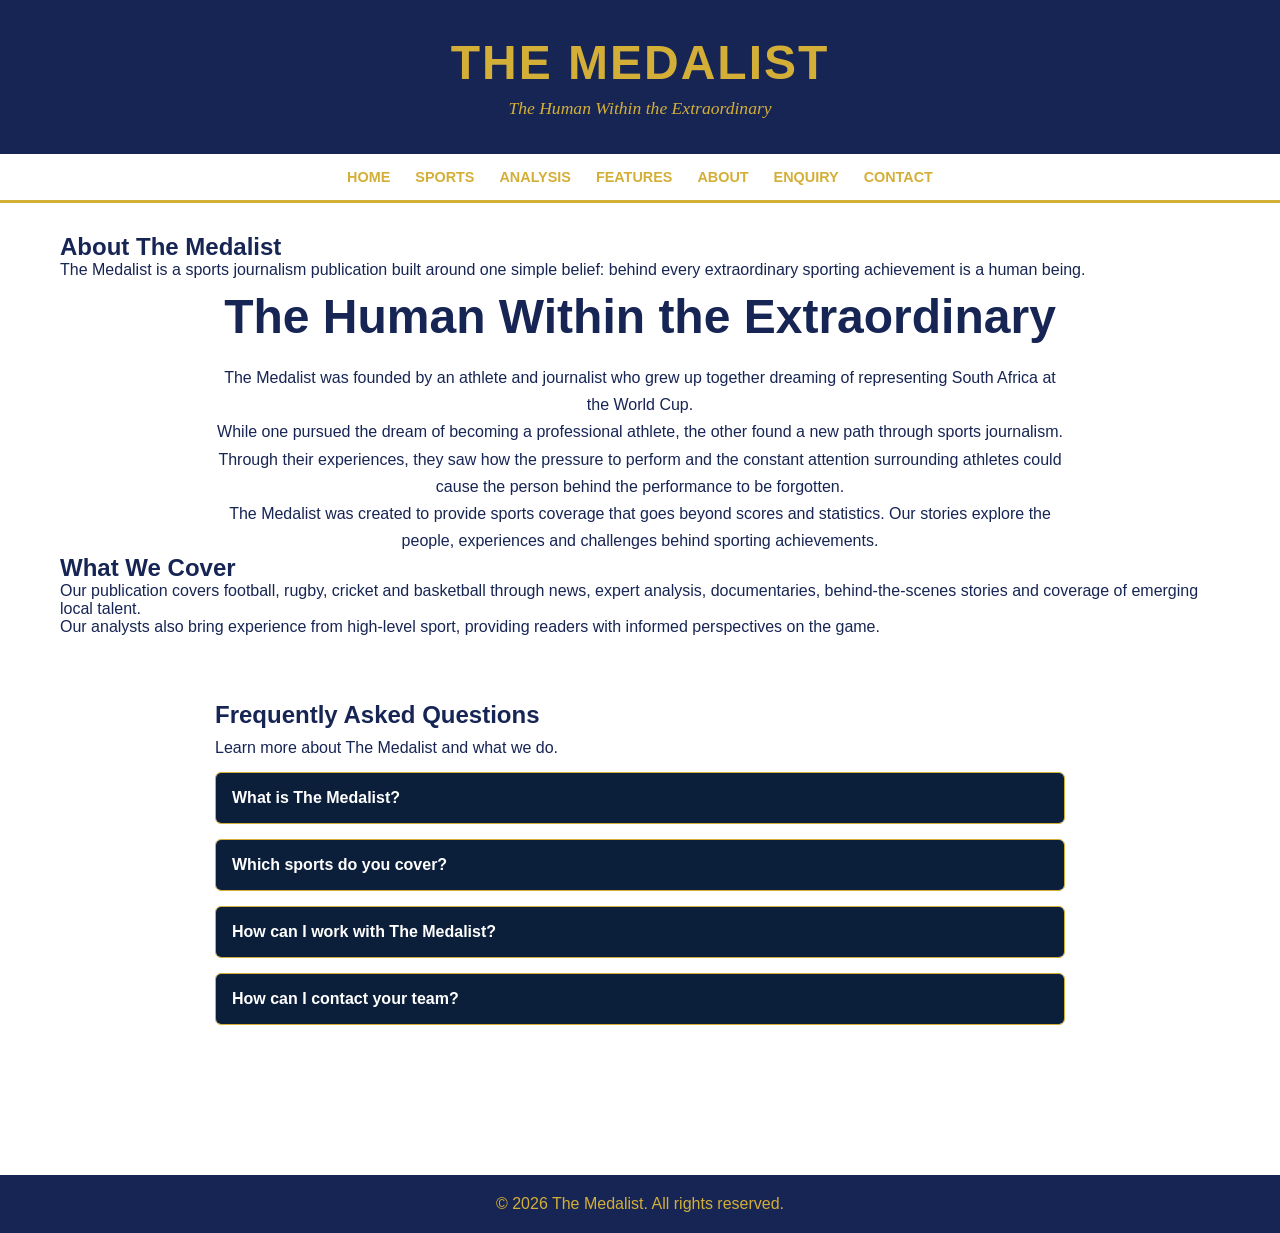
<file: about.html>
<!DOCTYPE html>
<html lang="en">
<head>
    <meta charset="UTF-8">
    <meta name="viewport" content="width=device-width, initial-scale=1.0">

    <title>About The Medalist | Our Story and Purpose</title>

    <meta name="description" content="Learn about The Medalist, a sports journalism platform exploring the people, stories, challenges and experiences behind sporting greatness.">

    <meta name="keywords" content="about The Medalist, sports journalism, athlete stories, sports media, human side of sport">

    <meta name="author" content="The Medalist">

    <meta name="robots" content="index, follow">

    <link rel="stylesheet" href="css_assets/style.css">
</head>


<body>

    <header class="site-header">

        <div class="branding">
            <h1>The Medalist</h1>
            <p>The Human Within the Extraordinary</p>
        </div>
    </header>

        <nav class="site-navigation">
            <a href="index.html">Home</a>
            <a href="sports.html">Sports</a>
            <a href="analysis.html">Analysis</a>
            <a href="features.html">Features</a>
            <a href="about.html">About</a>
            <a href="enquiry.html">Enquiry</a>
            <a href="contact.html">Contact</a>
        </nav>

    <main>

        <section class="page-intro">
            <h2>About The Medalist</h2>

            <p>
                The Medalist is a sports journalism publication built around
                one simple belief: behind every extraordinary sporting
                achievement is a human being.
            </p>
        </section>

        <section class="human-content">

            <h2>The Human Within the Extraordinary</h2>

            <p>
                The Medalist was founded by an athlete and journalist who
                grew up together dreaming of representing South Africa at
                the World Cup.
            </p>

            <p>
                While one pursued the dream of becoming a professional
                athlete, the other found a new path through sports
                journalism. Through their experiences, they saw how the
                pressure to perform and the constant attention surrounding
                athletes could cause the person behind the performance to
                be forgotten.
            </p>

            <p>
                The Medalist was created to provide sports coverage that
                goes beyond scores and statistics. Our stories explore the
                people, experiences and challenges behind sporting
                achievements.
            </p>

        </section>

        <section class="page-intro">

            <h2>What We Cover</h2>

            <p>
                Our publication covers football, rugby, cricket and
                basketball through news, expert analysis, documentaries,
                behind-the-scenes stories and coverage of emerging local
                talent.
            </p>

            <p>
                Our analysts also bring experience from high-level sport,
                providing readers with informed perspectives on the game.
            </p>

        </section>


    <!-- Frequently Asked Questions -->
    <section class="faq-section">

        <h2>Frequently Asked Questions</h2>

        <p>Learn more about The Medalist and what we do.</p>

        <div class="faq-item">
            <button class="faq-question" type="button" aria-expanded="false">
                What is The Medalist?
            </button>
            <div class="faq-answer" hidden>
                <p>
                    The Medalist is a sports journalism publication
                    that explores the people, experiences and challenges
                    behind sporting achievements.
                </p>
            </div>
        </div>

        <div class="faq-item">
            <button class="faq-question" type="button" aria-expanded="false">
                Which sports do you cover?
            </button>
            <div class="faq-answer" hidden>
                <p>
                    We cover football, rugby, cricket and basketball,
                    including local and international stories.
                </p>
            </div>
        </div>

        <div class="faq-item">
            <button class="faq-question" type="button" aria-expanded="false">
                How can I work with The Medalist?
            </button>
            <div class="faq-answer" hidden>
                <p>
                    You can visit our Enquiry page to contact us about
                    potential collaborations, sponsorships or other
                    opportunities.
                </p>
            </div>
        </div>

        <div class="faq-item">
            <button class="faq-question" type="button" aria-expanded="false">
                How can I contact your team?
            </button>
            <div class="faq-answer" hidden>
                <p>
                    Visit our Contact page to send us a general message.
                </p>
            </div>
        </div>

    </section>


    </main>

    <footer class="site-footer">
        <p>&copy; 2026 The Medalist. All rights reserved.</p>
    </footer>

    <script src="js_assets/main.js" defer></script>
</body>
</html>
</file>
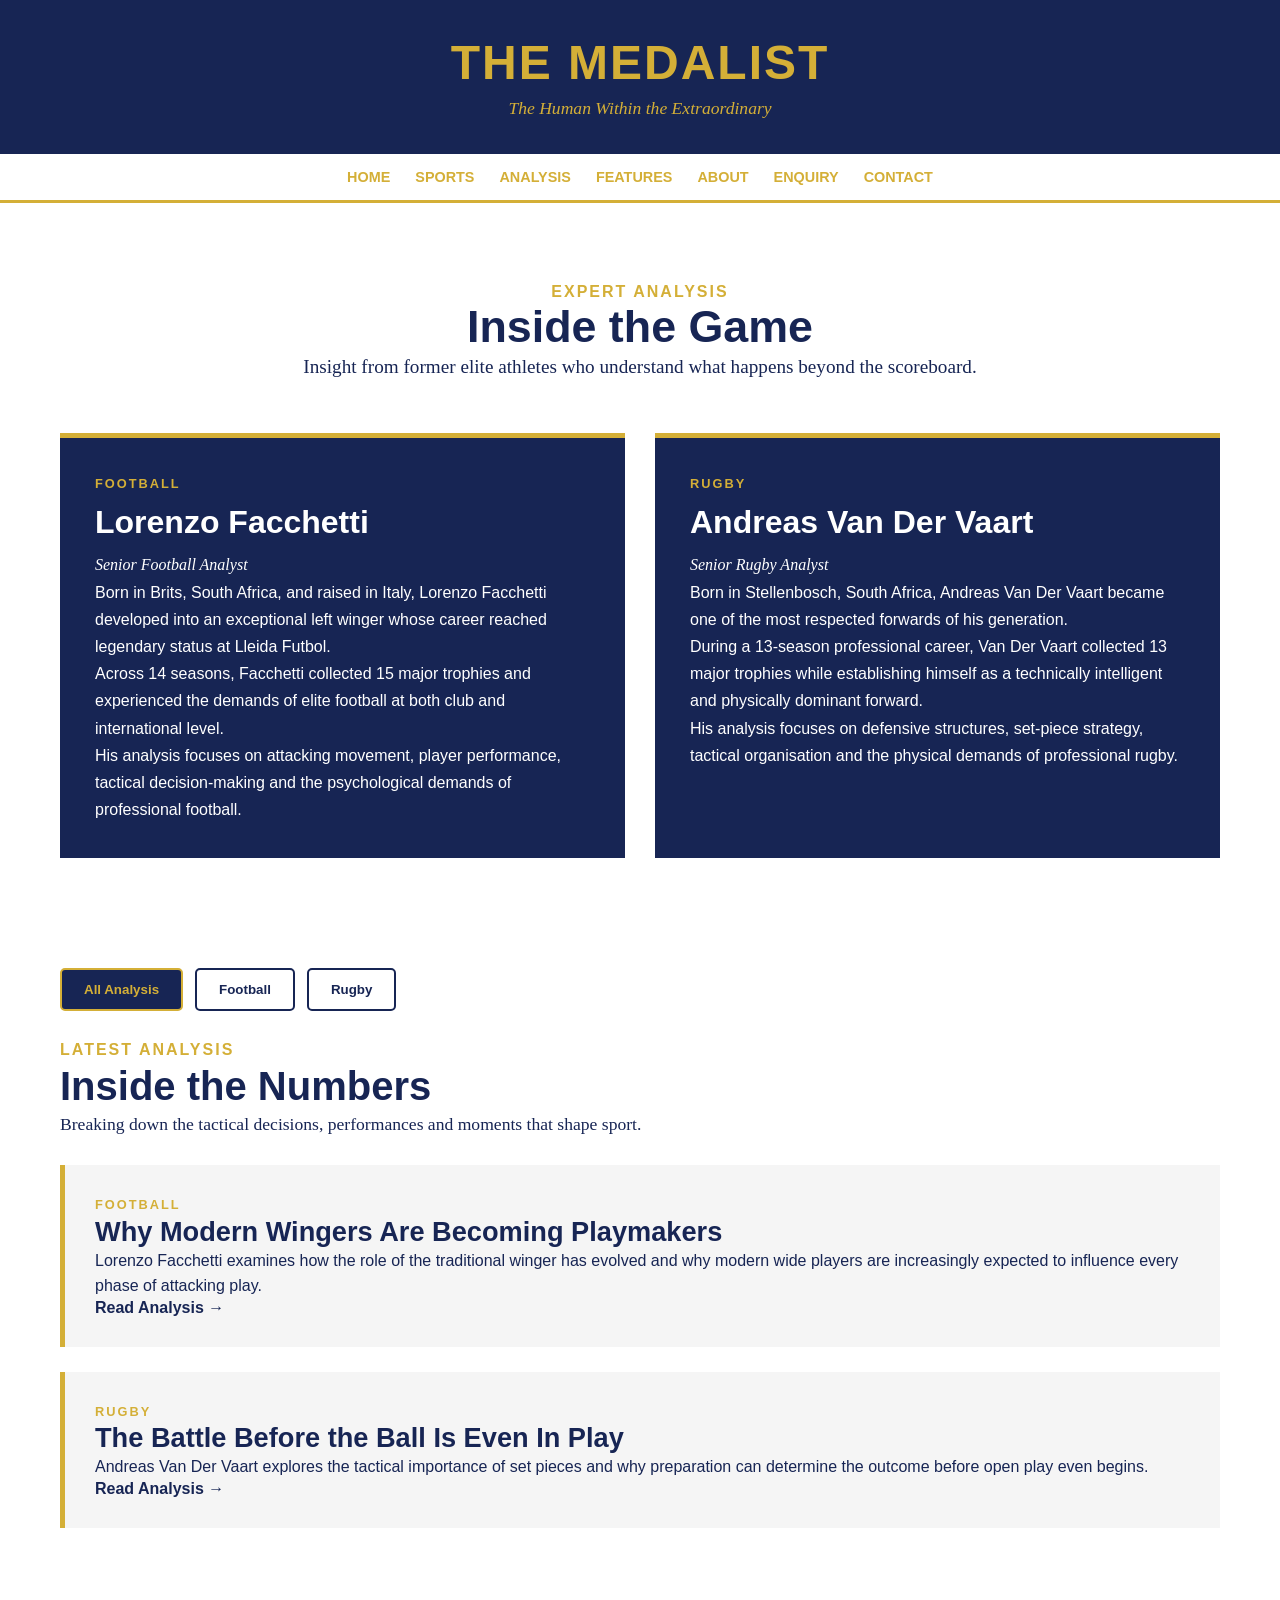
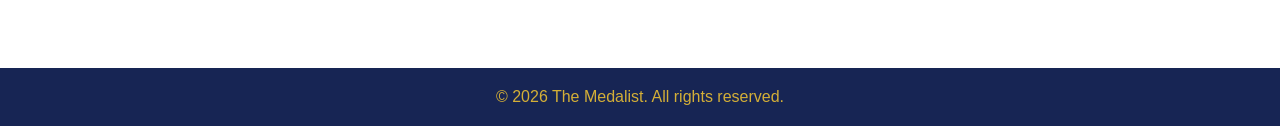
<file: analysis.html>
<!DOCTYPE html>
<html lang="en">

<head>
    <meta charset="UTF-8">
    <meta name="viewport" content="width=device-width, initial-scale=1.0">

    <title>Sports Analysis & Tactical Insights | The Medalist</title>

    <meta name="description" content="Explore expert football and rugby analysis, tactical insights, player performance and in-depth perspectives on the strategies behind sporting success.">

    <meta name="keywords" content="sports analysis, football tactics, rugby analysis, player performance, sporting strategies, The Medalist">

    <meta name="author" content="The Medalist">

    <meta name="robots" content="index, follow">

    <link rel="stylesheet" href="css_assets/style.css">
</head>



<body>

    <!-- Website branding -->
    <header class="site-header">

        <div class="branding">

            <h1>The Medalist</h1>

            <p>The Human Within the Extraordinary</p>

        </div>

    </header>


    <!-- Main navigation -->
       <!--Site nevigation-->
    <nav class="site-navigation">

        <a href="index.html">Home</a>
        <a href="sports.html">Sports</a>
        <a href="analysis.html">Analysis</a>
        <a href="features.html">Features</a>
        <a href="about.html">About</a>
        <a href="enquiry.html">Enquiry</a>
        <a href="contact.html">Contact</a>
    </nav>


    <main>

        <!-- Page introduction -->
        <section class="page-introduction">

            <p class="category">EXPERT ANALYSIS</p>

            <h2>Inside the Game</h2>

            <p>
                Insight from former elite athletes who understand
                what happens beyond the scoreboard.
            </p>

        </section>


        <!-- Analysts -->
        <section class="analysts-page">

            <article class="analyst-profile">

                <div class="analyst-content">

                    <p class="sport-label">FOOTBALL</p>

                    <h2>Lorenzo Facchetti</h2>

                    <p class="analyst-role">
                        Senior Football Analyst
                    </p>

                    <p>
                        Born in Brits, South Africa, and raised in
                        Italy, Lorenzo Facchetti developed into an
                        exceptional left winger whose career reached
                        legendary status at Lleida Futbol.
                    </p>

                    <p>
                        Across 14 seasons, Facchetti collected
                        15 major trophies and experienced the
                        demands of elite football at both club
                        and international level.
                    </p>

                    <p>
                        His analysis focuses on attacking movement,
                        player performance, tactical decision-making
                        and the psychological demands of professional
                        football.
                    </p>

                </div>

            </article>


            <article class="analyst-profile">

                <div class="analyst-content">

                    <p class="sport-label">RUGBY</p>

                    <h2>Andreas Van Der Vaart</h2>

                    <p class="analyst-role">
                        Senior Rugby Analyst
                    </p>

                    <p>
                        Born in Stellenbosch, South Africa,
                        Andreas Van Der Vaart became one of the
                        most respected forwards of his generation.
                    </p>

                    <p>
                        During a 13-season professional career,
                        Van Der Vaart collected 13 major trophies
                        while establishing himself as a technically
                        intelligent and physically dominant forward.
                    </p>

                    <p>
                        His analysis focuses on defensive structures,
                        set-piece strategy, tactical organisation
                        and the physical demands of professional
                        rugby.
                    </p>

                </div>

            </article>

        </section>


        <!-- Analysis articles -->
        <section class="analysis-articles">

        <!-- Interactive analysis filters -->

        <div class="analysis-tabs" role="group" aria-label="Filter analysis articles">

        <button class="analysis-tab active" type="button" data-filter="all" aria-pressed="true">
            All Analysis
        </button>

        <button class="analysis-tab" type="button" data-filter="football" aria-pressed="false">
            Football
        </button>

        <button class="analysis-tab" type="button" data-filter="rugby" aria-pressed="false">
            Rugby
        </button>

        </div>


            <div class="section-heading">

                <p class="category">LATEST ANALYSIS</p>

                <h2>Inside the Numbers</h2>

                <p>
                    Breaking down the tactical decisions,
                    performances and moments that shape sport.
                </p>

            </div>


           <article class="analysis-card" data-sport="football">

                <p class="sport-label">FOOTBALL</p>

                <h3>
                    Why Modern Wingers Are Becoming Playmakers
                </h3>

                <p>
                    Lorenzo Facchetti examines how the role of
                    the traditional winger has evolved and why
                    modern wide players are increasingly expected
                    to influence every phase of attacking play.
                </p>

                <a href="features.html">
                    Read Analysis →
                </a>

            </article>


            <article class="analysis-card" data-sport="rugby">

                <p class="sport-label">RUGBY</p>

                <h3>
                    The Battle Before the Ball Is Even In Play
                </h3>

                <p>
                    Andreas Van Der Vaart explores the tactical
                    importance of set pieces and why preparation
                    can determine the outcome before open play
                    even begins.
                </p>

                <a href="features.html">
                    Read Analysis →
                </a>

            </article>

        </section>

    </main>


    <footer>

        <p>
            &copy; 2026 The Medalist. All rights reserved.
        </p>

    </footer>

    <script src="js_assets/main.js" defer></script>

</body>

</html>
</file>
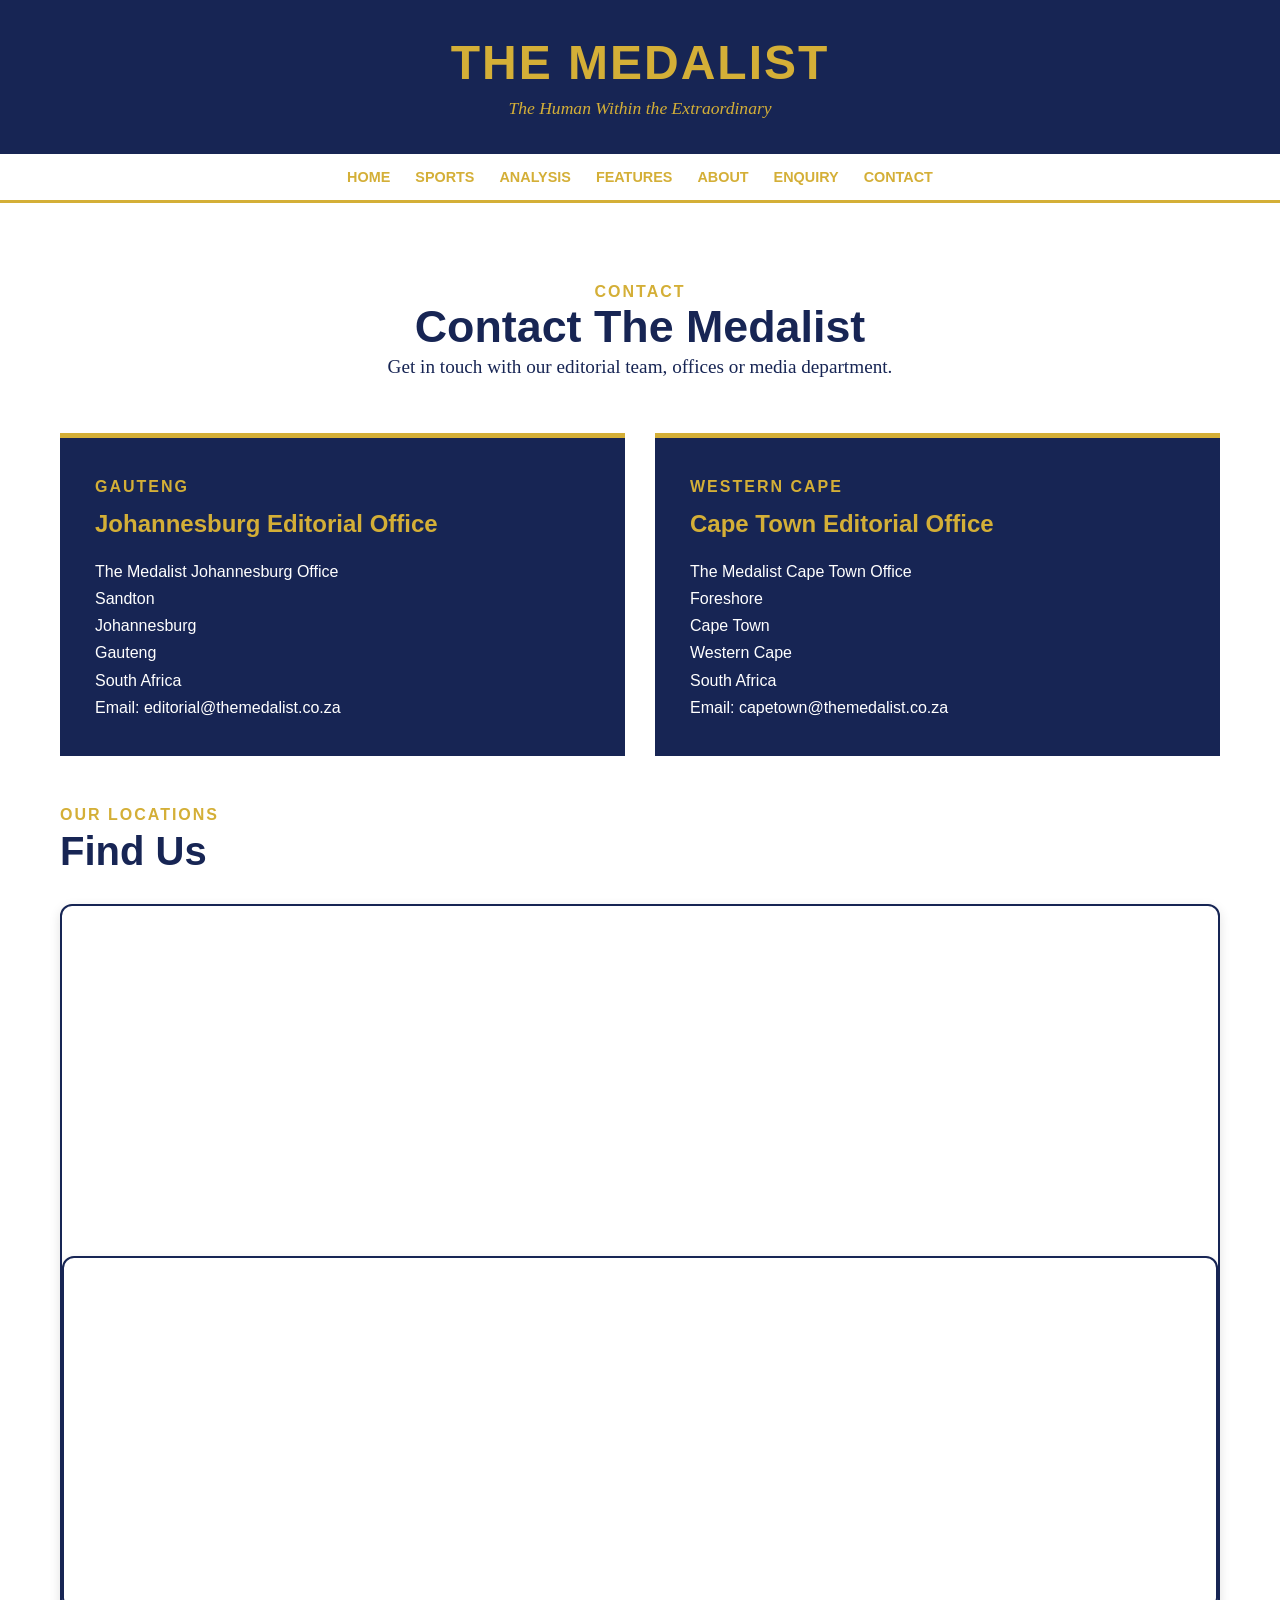
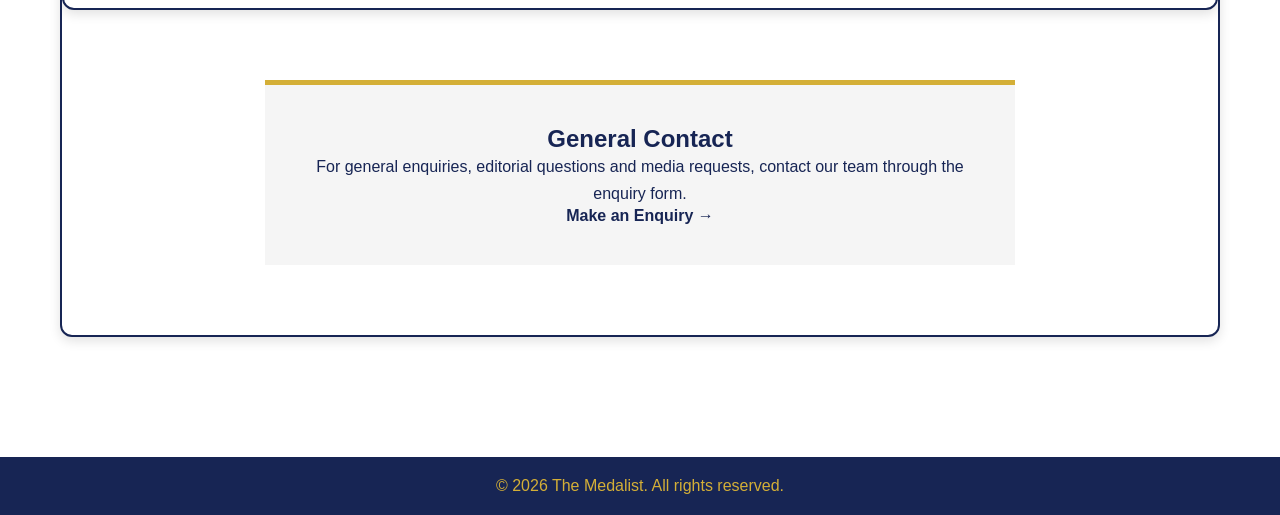
<file: contact.html>
<!DOCTYPE html>
<html lang="en">

<head>
    <meta charset="UTF-8">
    <meta name="viewport" content="width=device-width, initial-scale=1.0">

    <title>Contact The Medalist | Get in Touch</title>

    <meta name="description" content="Get in touch with The Medalist for general questions, editorial communication and information about our sports journalism platform.">

    <meta name="keywords" content="contact The Medalist, sports journalism contact, editorial enquiries, sports media, get in touch">

    <meta name="author" content="The Medalist">

    <meta name="robots" content="index, follow">

    <link rel="stylesheet" href="css_assets/style.css">
</head>



<body>

    <!-- Website branding -->
    <header class="site-header">

        <div class="branding">

            <h1>The Medalist</h1>

            <p>The Human Within the Extraordinary</p>

        </div>

    </header>


       <!--Site nevigation-->
    <nav class="site-navigation">

        <a href="index.html">Home</a>
        <a href="sports.html">Sports</a>
        <a href="analysis.html">Analysis</a>
        <a href="features.html">Features</a>
        <a href="about.html">About</a>
        <a href="enquiry.html">Enquiry</a>
        <a href="contact.html">Contact</a>
    </nav>

    <main>

        <!-- Page introduction -->
        <section class="page-introduction">

            <p class="category">CONTACT</p>

            <h2>Contact The Medalist</h2>

            <p>
                Get in touch with our editorial team, offices
                or media department.
            </p>

        </section>


        <!-- Office locations -->
        <section class="locations-section">

            <div class="location-card">

                <p class="category">GAUTENG</p>

                <h2>Johannesburg Editorial Office</h2>

                <p>
                    The Medalist Johannesburg Office
                </p>

                <p>
                    Sandton<br>
                    Johannesburg<br>
                    Gauteng<br>
                    South Africa
                </p>

                <p>
                    Email:
                    editorial@themedalist.co.za
                </p>

            </div>


            <div class="location-card">

                <p class="category">WESTERN CAPE</p>

                <h2>Cape Town Editorial Office</h2>

                <p>
                    The Medalist Cape Town Office
                </p>

                <p>
                    Foreshore<br>
                    Cape Town<br>
                    Western Cape<br>
                    South Africa
                </p>

                <p>
                    Email:
                    capetown@themedalist.co.za
                </p>

            </div>

        </section>


        <!-- Map area -->
        <section class="map-section">

            <div class="section-heading">

                <p class="category">OUR LOCATIONS</p>

                <h2>Find Us</h2>

            </div>

            <div class="map-placeholder">
        <iframe
           src="https://www.google.com/maps/embed?pb=!1m18!1m12!1m3!1d791.2117356680211!2d28.035516269544317!3d-26.207098795322775!2m3!1f0!2f0!3f0!3m2!1i1024!2i768!4f13.1!3m3!1m2!1s0x1e950ea47563d7ab%3A0x92e8bec540c2b5b!2s40%20Fox%20St%2C%20Ferreiras%20Dorp%2C%20Johannesburg%2C%202048!5e1!3m2!1sen!2sza!4v1793346296130!5m2!1sen!2sza" 
            width="600"
            height="450"
            style="border:0;"
            allowfullscreen=""
            loading="lazy"
            referrerpolicy="strict-origin-when-cross-origin">
        </iframe>

        <div class="map-placeholder">
    <iframe
        src="https://www.google.com/maps/embed?pb=!1m18!1m12!1m3!1d2662.727810044161!2d18.4726586064069!3d-33.93130835959702!2m3!1f0!2f0!3f0!3m2!1i1024!2i768!4f13.1!3m3!1m2!1s0x1dcc67a39438e7ed%3A0xe9d185700dd27535!2sAmazon%20-%20CPT14!5e1!3m2!1sen!2sza!4v1793278164386!5m2!1sen!2sza"
        width="600"
        height="450"
        style="border:0;"
        allowfullscreen=""
        loading="lazy"
        referrerpolicy="strict-origin-when-cross-origin">
    </iframe>
</div>


        <!-- General contact information -->
        <section class="contact-information">

            <h2>General Contact</h2>

            <p>
                For general enquiries, editorial questions and
                media requests, contact our team through the
                enquiry form.
            </p>

            <a href="enquiry.html">
                Make an Enquiry →
            </a>

        </section>

    </main>


    <footer>

        <p>
            &copy; 2026 The Medalist. All rights reserved.
        </p>

    </footer>

</body>

</html>
</file>
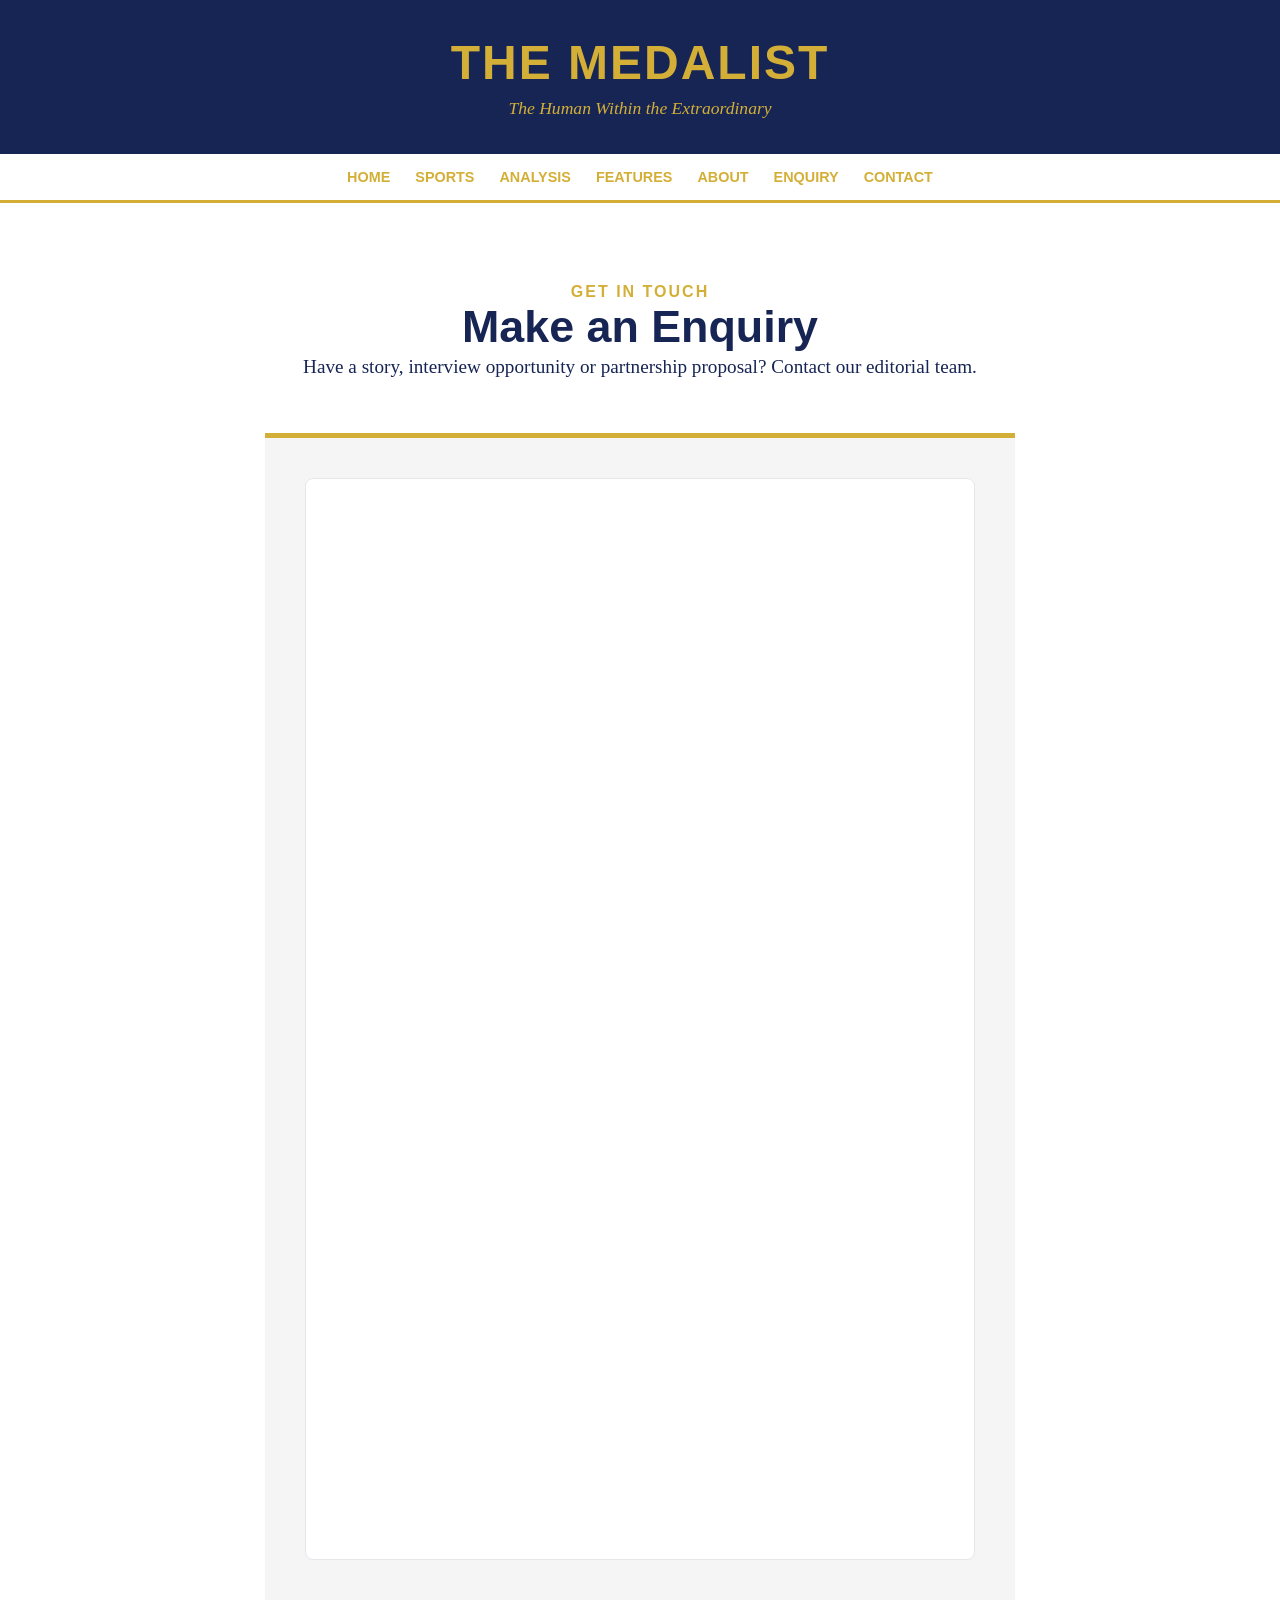
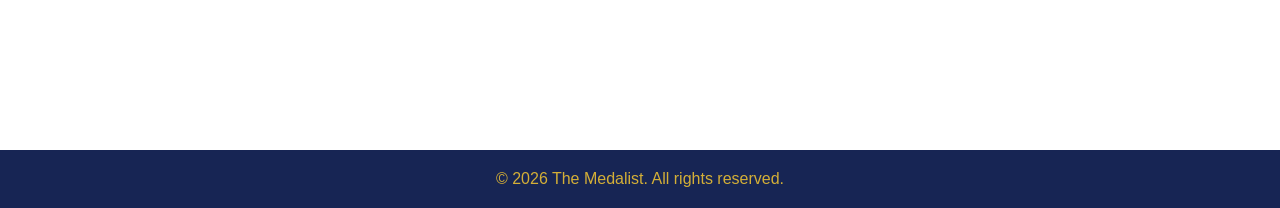
<file: enquiry.html>
<!DOCTYPE html>
<html lang="en">

<head>
    <meta charset="UTF-8">
    <meta name="viewport" content="width=device-width, initial-scale=1.0">

    <title>Make an Enquiry | Contact The Medalist</title>

    <meta name="description" content="Contact The Medalist with sports story ideas, interview requests, athlete feature suggestions, media enquiries and partnership proposals.">

    <meta name="keywords" content="contact The Medalist, sports enquiries, interview requests, athlete features, media enquiries, sports partnerships">

    <meta name="author" content="The Medalist">

    <meta name="robots" content="index, follow">

    <link rel="stylesheet" href="css_assets/style.css">
</head>


<body>

    <header class="site-header">

        <div class="branding">

            <h1>The Medalist</h1>

            <p>The Human Within the Extraordinary</p>

        </div>

    </header>


       <!--Site nevigation-->
    <nav class="site-navigation">

        <a href="index.html">Home</a>
        <a href="sports.html">Sports</a>
        <a href="analysis.html">Analysis</a>
        <a href="features.html">Features</a>
        <a href="about.html">About</a>
        <a href="enquiry.html">Enquiry</a>
        <a href="contact.html">Contact</a>
    </nav>


    <main>

        <section class="page-introduction">

            <p class="category">GET IN TOUCH</p>

            <h2>Make an Enquiry</h2>

            <p>
                Have a story, interview opportunity or partnership
                proposal? Contact our editorial team.
            </p>

        </section>


<section class="enquiry-section">

    <div class="google-form-container">

        <iframe
            src="https://docs.google.com/forms/d/e/1FAIpQLScJ8Ya9pcenKxKEU5lO9INWnnYVvMm8o0BGa7aX1psROtxJVA/viewform?embedded=true"
            title="The Medalist Enquiry Form"
            width="100%"
            height="1040"
            frameborder="0"
            marginheight="0"
            marginwidth="0"
            loading="lazy">
            Loading…
        </iframe>

    </div>

</section>



    </main>


    <footer>

        <p>
            &copy; 2026 The Medalist. All rights reserved.
        </p>

    </footer>

</body>

</html>
</file>
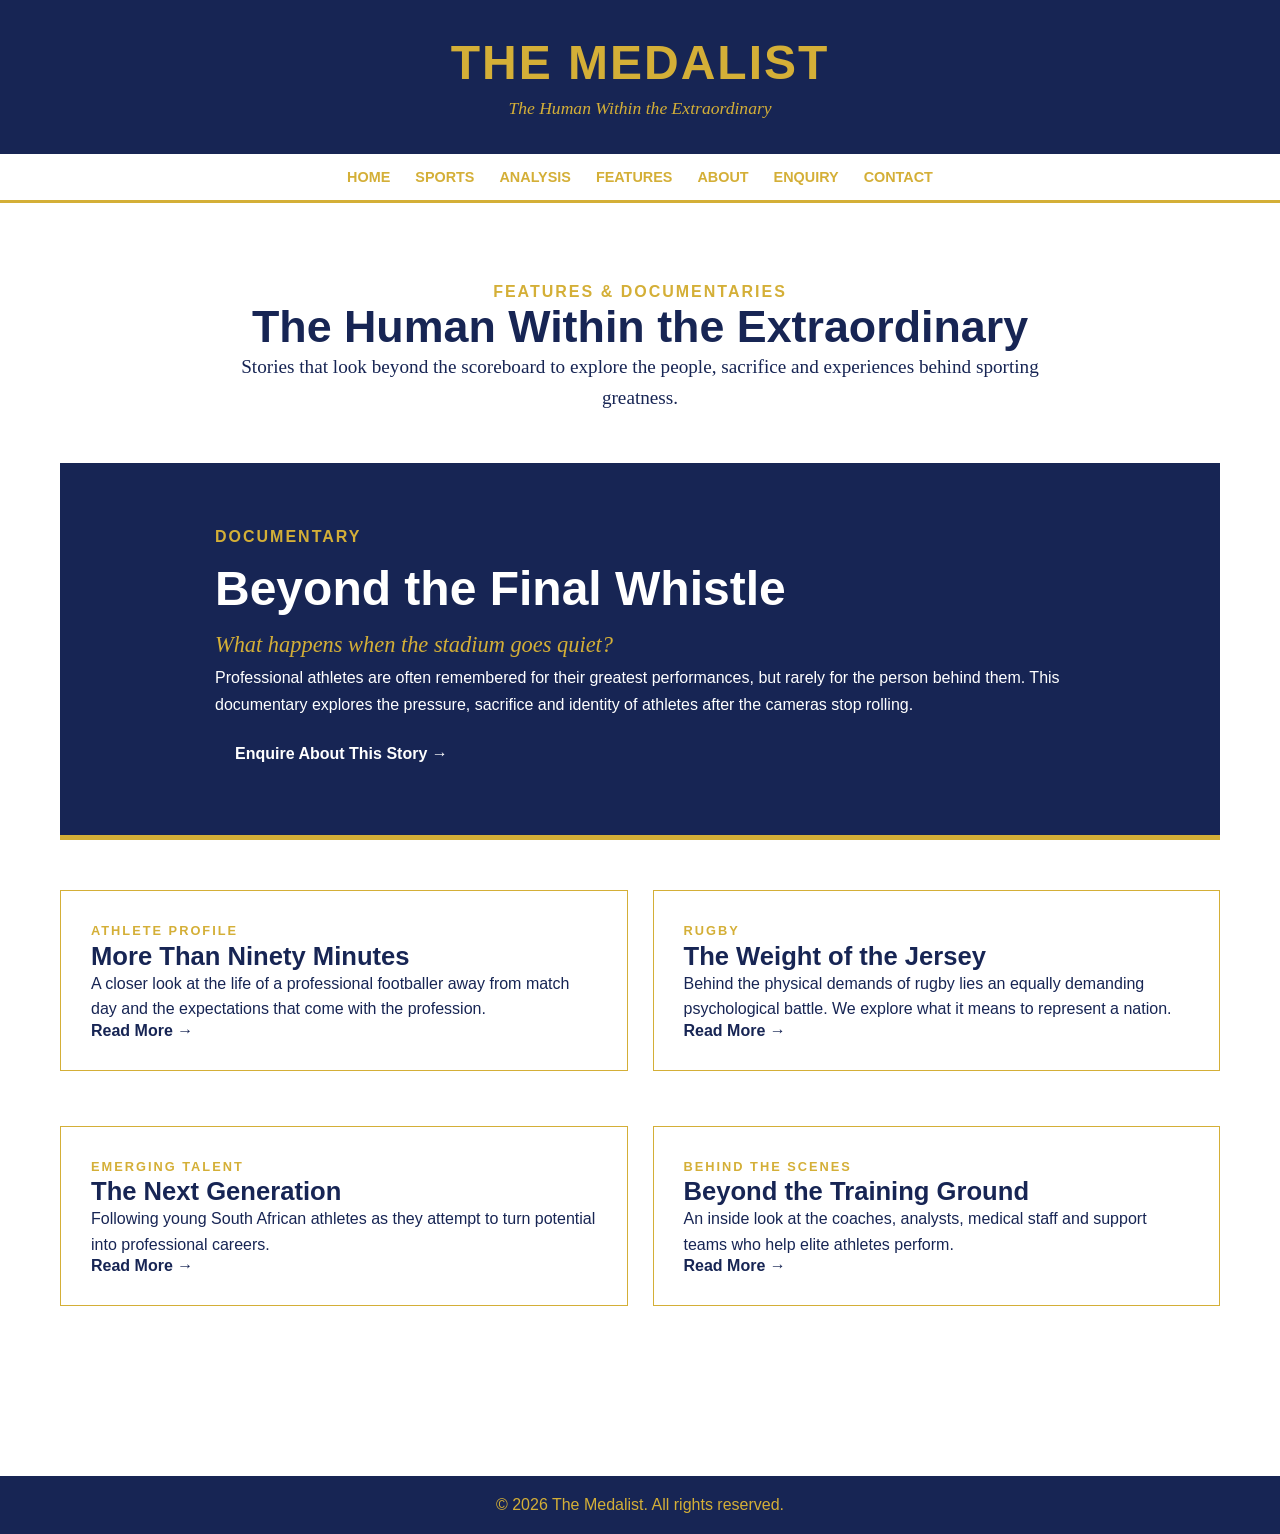
<file: features.html>
<!DOCTYPE html>
<html lang="en">


<head>
    <meta charset="UTF-8">
    <meta name="viewport" content="width=device-width, initial-scale=1.0">

    <title>Sports Features & Athlete Stories | The Medalist</title>

    <meta name="description" content="Discover in-depth sports features exploring athletes' lives, personal journeys, challenges, sacrifices and the human stories behind sporting greatness.">

    <meta name="keywords" content="sports features, athlete stories, sports documentaries, athlete journeys, human side of sport, The Medalist">

    <meta name="author" content="The Medalist">

    <meta name="robots" content="index, follow">

    <link rel="stylesheet" href="css_assets/style.css">
</head>




<body>

    <!-- Website branding -->
    <header class="site-header">

        <div class="branding">

            <h1>The Medalist</h1>

            <p>The Human Within the Extraordinary</p>

        </div>

    </header>


       <!--Site nevigation-->
    <nav class="site-navigation">

        <a href="index.html">Home</a>
        <a href="sports.html">Sports</a>
        <a href="analysis.html">Analysis</a>
        <a href="features.html">Features</a>
        <a href="about.html">About</a>
        <a href="enquiry.html">Enquiry</a>
        <a href="contact.html">Contact</a>
    </nav>


    <main>

        <!-- Page introduction -->
        <section class="page-introduction">

            <p class="category">FEATURES & DOCUMENTARIES</p>

            <h2>The Human Within the Extraordinary</h2>

            <p>
                Stories that look beyond the scoreboard to
                explore the people, sacrifice and experiences
                behind sporting greatness.
            </p>

        </section>


        <!-- Featured documentary -->
        <section class="feature-story">

            <div class="feature-story-content">

                <p class="category">DOCUMENTARY</p>

                <h2>
                    Beyond the Final Whistle
                </h2>

                <p class="feature-subtitle">
                    What happens when the stadium goes quiet?
                </p>

                <p>
                    Professional athletes are often remembered
                    for their greatest performances, but rarely
                    for the person behind them. This documentary
                    explores the pressure, sacrifice and identity
                    of athletes after the cameras stop rolling.
                </p>

                <a href="enquiry.html" class="read-more">
                    Enquire About This Story →
                </a>

            </div>

        </section>


        <!-- Feature stories -->
        <section class="feature-grid">

            <article class="feature-card">

                <p class="sport-label">ATHLETE PROFILE</p>

                <h3>
                    More Than Ninety Minutes
                </h3>

                <p>
                    A closer look at the life of a professional
                    footballer away from match day and the
                    expectations that come with the profession.
                </p>

                <a href="enquiry.html">
                    Read More →
                </a>

            </article>


            <article class="feature-card">

                <p class="sport-label">RUGBY</p>

                <h3>
                    The Weight of the Jersey
                </h3>

                <p>
                    Behind the physical demands of rugby lies
                    an equally demanding psychological battle.
                    We explore what it means to represent a nation.
                </p>

                <a href="enquiry.html">
                    Read More →
                </a>

            </article>


            <article class="feature-card">

                <p class="sport-label">EMERGING TALENT</p>

                <h3>
                    The Next Generation
                </h3>

                <p>
                    Following young South African athletes as
                    they attempt to turn potential into professional
                    careers.
                </p>

                <a href="enquiry.html">
                    Read More →
                </a>

            </article>


            <article class="feature-card">

                <p class="sport-label">BEHIND THE SCENES</p>

                <h3>
                    Beyond the Training Ground
                </h3>

                <p>
                    An inside look at the coaches, analysts,
                    medical staff and support teams who help
                    elite athletes perform.
                </p>

                <a href="enquiry.html">
                    Read More →
                </a>

            </article>

        </section>

    </main>


    <footer>

        <p>
            &copy; 2026 The Medalist. All rights reserved.
        </p>

    </footer>

</body>

</html>
</file>
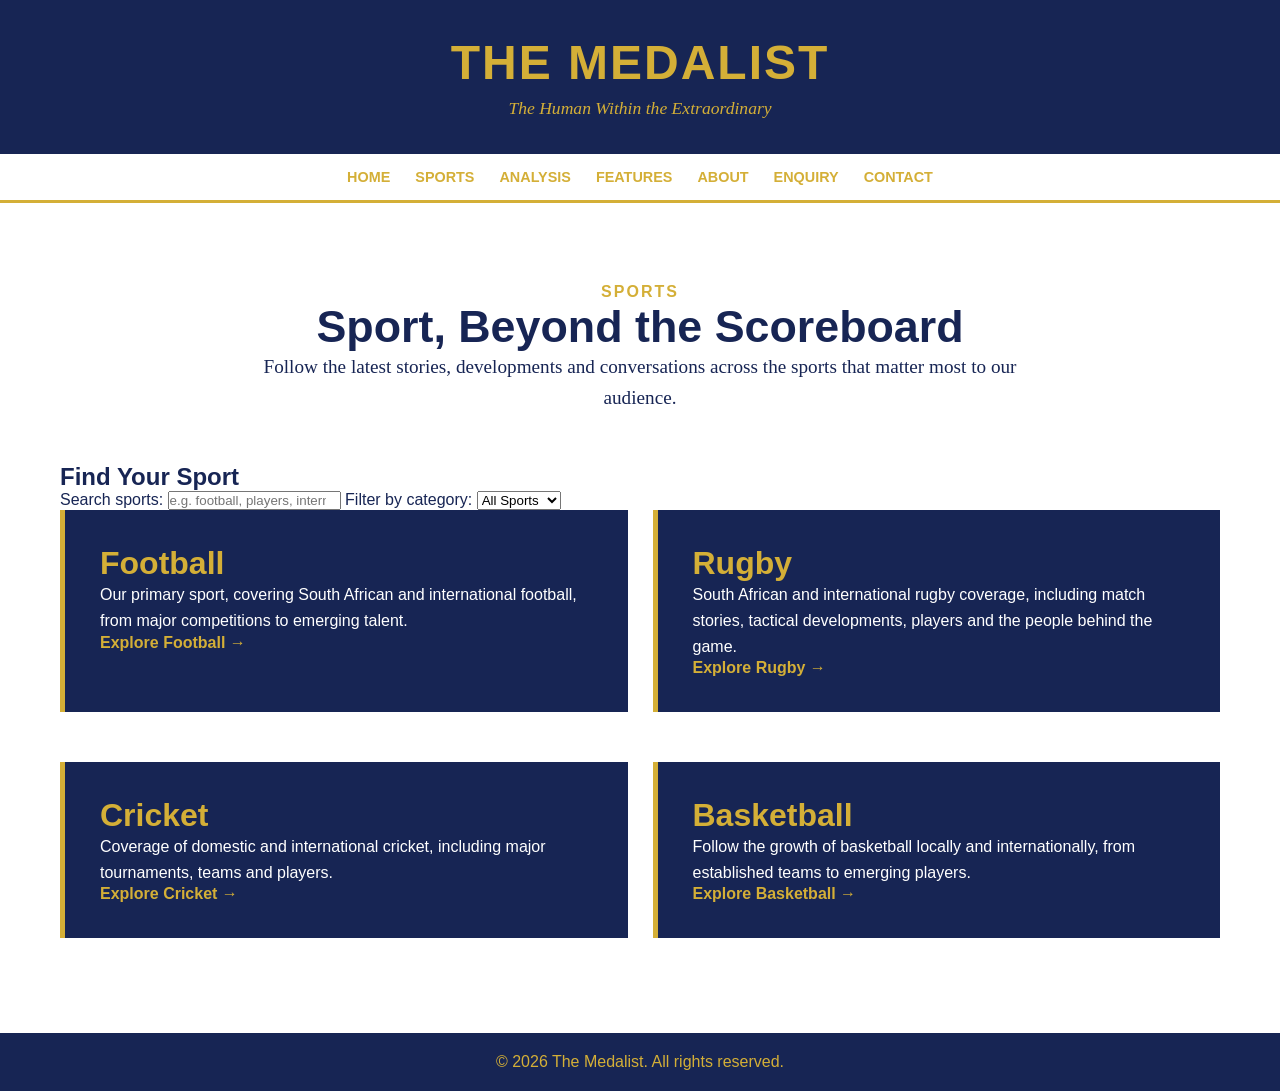
<file: sports.html>
<!DOCTYPE html>
<html lang="en">


<head>
    <meta charset="UTF-8">
    <meta name="viewport" content="width=device-width, initial-scale=1.0">

    <title>Sports News | Football, Rugby, Cricket & Basketball | The Medalist</title>

    <meta name="description" content="Explore South African and international football, rugby, cricket and basketball coverage, emerging talent, sporting developments and player stories from The Medalist.">

    <meta name="keywords" content="sports news, South African football, rugby news, cricket news, basketball, emerging athletes, The Medalist">

    <meta name="author" content="The Medalist">

    <meta name="robots" content="index, follow">

    <link rel="stylesheet" href="css_assets/style.css">
</head>




<body>

    <!-- Website branding -->
    <header class="site-header">

        <div class="branding">

            <h1>The Medalist</h1>

            <p>The Human Within the Extraordinary</p>

        </div>

    </header>


       <!--Site nevigation-->
    <nav class="site-navigation">

        <a href="index.html">Home</a>
        <a href="sports.html">Sports</a>
        <a href="analysis.html">Analysis</a>
        <a href="features.html">Features</a>
        <a href="about.html">About</a>
        <a href="enquiry.html">Enquiry</a>
        <a href="contact.html">Contact</a>
    </nav>


    <main>

        <!-- Page introduction -->
        <section class="page-introduction">

            <p class="category">SPORTS</p>

            <h2>Sport, Beyond the Scoreboard</h2>

            <p>
                Follow the latest stories, developments and
                conversations across the sports that matter most
                to our audience.
            </p>

        </section>

                <!-- Search and filter sports -->
        <section class="sports-search">

            <h2>Find Your Sport</h2>

            <label for="sportSearch">Search sports:</label>

            <input
                type="search"
                id="sportSearch"
                placeholder="e.g. football, players, international"
            >

            <label for="sportFilter">Filter by category:</label>

            <select id="sportFilter">
                <option value="all">All Sports</option>
                <option value="football">Football</option>
                <option value="rugby">Rugby</option>
                <option value="cricket">Cricket</option>
                <option value="basketball">Basketball</option>
            </select>

            <p id="searchMessage" aria-live="polite"></p>

        </section>

        <div class="sports-grid">

        <!-- Football -->
        <section class="sport-section" data-sport="football">

            <h2>Football</h2>

            <p>
                Our primary sport, covering South African and
                international football, from major competitions
                to emerging talent.
            </p>

            <a href="analysis.html">
                Explore Football →
            </a>

        </section>


        <!-- Rugby -->
        <section class="sport-section" data-sport="rugby">

            <h2>Rugby</h2>

            <p>
                South African and international rugby coverage,
                including match stories, tactical developments,
                players and the people behind the game.
            </p>

            <a href="analysis.html">
                Explore Rugby →
            </a>

        </section>


        <!-- Cricket -->
        <section class="sport-section" data-sport="cricket">

            <h2>Cricket</h2>

            <p>
                Coverage of domestic and international cricket,
                including major tournaments, teams and players.
            </p>

            <a href="analysis.html">
                Explore Cricket →
            </a>

        </section>


        <!-- Basketball -->
        <section class="sport-section" data-sport="basketball">

            <h2>Basketball</h2>

            <p>
                Follow the growth of basketball locally and
                internationally, from established teams to
                emerging players.
            </p>

            <a href="analysis.html">
                Explore Basketball →
            </a>

        </section>
        </div>

    </main>


    <footer>

        <p>
            &copy; 2026 The Medalist. All rights reserved.
        </p>

    </footer>

        </footer>

    <script src="js_assets/main.js"></script>

</body>
</html>
</body>

</html>
</file>
<file: css_assets/style.css>
/* css reset */
* { 
    box-sizing: border-box;
    margin: 0;
    padding: 0;
}

/* GENERAL PAGE STYLING */

body {
    margin: 0;
    font-family: Arial, sans-serif;
    background-color: #ffffff;
    color: #172554;
}

h1,
h2,
h3 {
    font-family: Arial, sans-serif;
    font-weight: 800;
}

main {
    max-width: 1200px;
    margin: auto;
    padding: 30px 20px;
}

img {
    max-width: 100%;
    height: auto;
    display: block;
}

img {
    max-width: 100%;
    height: auto;
    display: block;
}

/* HEADER  BRANDING */

.site-header {
    background-color: #172554;
    color: #d4af37;
    text-align: center;
    padding: 35px 20px;
}

.branding h1 {
    margin: 1;
    font-size: 3rem;
    letter-spacing: 2px;
    text-transform: uppercase;
}

.branding p {
    margin: 8px 0 0;
    font-family: Georgia, serif;
    font-style: italic;
    font-size: 1.1rem;
}


/* NAVIGATION */

.site-navigation {
    display: flex;
    justify-content: center;
    align-items: center;
    gap: 25px;

    background-color: #ffffff;
    padding: 15px 20px;

    border-bottom: 3px solid #d4af37;
}

.site-navigation a {
    color: #d4af37;
    text-decoration: none;
    font-weight: bold;
    text-transform: uppercase;
    font-size: 0.9rem;
}

.site-navigation a:hover {
    color: #172554;
}

.site-navigation a:focus {
    outline: 3px solid #d4af37;
    outline-offset: 3px;
}

.site-navigation a:active {
    color: #d4af37;
}


/* HERO FEATURED STORY */

.hero {
    position: relative;
    margin-bottom: 3rem;
    overflow: hidden;
}

.hero img {
    width: 100%;
    height: 550px;
    object-fit: cover;
}

.hero-content {
    position: absolute;
    bottom: 0;
    left: 0;

    width: 100%;
    padding: 2.5rem 2rem;

    box-sizing: border-box;

    color: #ffffff;

    background: linear-gradient(
        transparent,
        rgba(0, 0, 0, 0.85)
    );
}

.category {
    color: #d4af37;
    font-weight: bold;
    text-transform: uppercase;
    letter-spacing: 2px;
}

.hero h2 {
    margin: 5px 0;
    font-size: 3rem;
}

.feature-subtitle {
    font-family: Georgia, serif;
    font-size: 1.4rem;
    font-style: italic;
}

.read-more {
    display: inline-block;

    margin-top: 15px;
    padding: 12px 20px;

    background-color: #172554;
    color: #ffffff;

    text-decoration: none;
    font-weight: bold;
}

.read-more:hover {
    background-color: #d4af37;
}


/* LATEST NEWS */

.latest-news {
    display: grid;
    grid-template-columns: 1fr 1fr;
    gap: 20px;
}

.latest-news h2 {
    color: #172554;
    grid-column: 1 / -1;
}

.news-card {
    padding: 20px;
    color: #ffffff;
    background-color: #172554;
    border: 1px solid #d4af37;
}

.news-card img {
    width: 100%;
    height: 250px;
    object-fit: cover;
}

/* ANALYSIS SECTION */

.analysis-section {
    margin-top: 70px;
    margin-bottom: 70px;
}

.section-heading {
    margin-bottom: 30px;
}

.section-heading h2 {
    margin: 5px 0;
    font-size: 2.5rem;
    color: #172554;
}

.section-heading > p:last-child {
    font-family: Georgia, serif;
    font-size: 1.1rem;
}


/* Analyst cards */

.analyst-grid {
    display: grid;
    grid-template-columns: 1fr 1fr;
    gap: 25px;
}

.analyst-card {
    border-top: 4px solid #d4af37;
    background-color: #172554;
    color: #ffffff;
}

.analyst-content {
    padding: 30px;
}

.sport-label {
    color: #d4af37;
    font-size: 0.8rem;
    font-weight: bold;
    letter-spacing: 2px;
}

.analyst-card h3 {
    margin: 10px 0 5px;
    font-size: 1.8rem;
}

.analyst-role {
    font-family: Georgia, serif;
    font-style: italic;
}

.analyst-card a {
    display: inline-block;
    margin-top: 15px;
    color: #d4af37;
    font-weight: bold;
    text-decoration: none;
}

.analyst-card a:hover {
    color: #ffffff;
}

/* HUMAN STORIES SECTION */

.human-section {
    margin: 80px 0;
    padding: 70px 40px;
    background-color: #172554;
    color: #ffffff;
}

.human-content {
    max-width: 850px;
    margin: auto;
    text-align: center;
}

.human-content h2 {
    font-size: 3rem;
    margin: 10px 0 20px;
}

.human-introduction {
    font-family: Georgia, serif;
    font-size: 1.4rem;
    font-style: italic;
    color: #d4af37;
}

.human-content > p:not(.category):not(.human-introduction) {
    line-height: 1.7;
}

/* GENERAL ARTICLE STYLING */

article {
    margin-bottom: 30px;
}


/* FOOTER */

footer {
    background-color: #172554;
    color: #d4af37;
    text-align: center;
    padding: 20px;
    margin-top: 40px;
}


/* RESPONSIVE DESIGN */

/* Tablet Layout */
@media (max-width: 900px) {

    .latest-news {
        grid-template-columns: repeat(2, 1fr);
    }

    .analyst-grid {
        grid-template-columns: repeat(2, 1fr);
    }

    .branding h1 {
        font-size: 2.5rem;
    }

    .hero h2 {
        font-size: 2.5rem;
    }
}

@media (max-width: 600px) {

    .site-navigation {
        flex-direction: column;
        gap: 12px;
    }

    .branding h1 {
        font-size: 2.2rem;
    }

    .hero img {
        height: 500px;
    }

    .hero h2 {
        font-size: 2rem;
    }

    .feature-subtitle {
        font-size: 1.1rem;
    }

    .latest-news {
        grid-template-columns: 1fr;
    }

    .analyst-grid {
        grid-template-columns: 1fr;
    }

    .section-heading h2 {
        font-size: 2rem;
    }

    .human-content {
        padding: 50px 20px;
    }

    .human-content h2 {
        font-size: 2.2rem;
    }
}

/* ==============================
   SPORTS PAGE
   ============================== */

.page-introduction {
    max-width: 800px;
    margin: 50px auto;
    text-align: center;
}

.page-introduction h2 {
    font-size: 2.8rem;
    color: #172554;
}

.page-introduction p:last-child {
    font-family: Georgia, serif;
    font-size: 1.2rem;
    line-height: 1.6;
}


.sport-section {
    padding: 35px;
    margin-bottom: 25px;

    background-color: #172554;
    color: #ffffff;

    border-left: 5px solid #d4af37;
}

.sport-section h2 {
    color: #d4af37;
    font-size: 2rem;
}

.sport-section p {
    line-height: 1.6;
}

.sport-section a {
    color: #d4af37;
    font-weight: bold;
    text-decoration: none;
}

.sport-section a:hover {
    color: #ffffff;
}

.sports-grid {
    display: grid;
    grid-template-columns: 1fr 1fr;
    gap: 25px;
}

@media (max-width: 600px) {

    .sports-grid {
        grid-template-columns: 1fr;
    }

}

/* ==============================
   ANALYSIS PAGE
   ============================== */

.analysts-page {
    display: grid;
    grid-template-columns: 1fr 1fr;
    gap: 30px;
    margin-bottom: 80px;
}

.analyst-profile {
    background-color: #172554;
    color: #ffffff;
    border-top: 5px solid #d4af37;
}

.analyst-profile .analyst-content {
    padding: 35px;
}

.analyst-profile h2 {
    font-size: 2rem;
    margin: 10px 0;
}

.analyst-profile p {
    line-height: 1.7;
}


/* Analysis articles */

.analysis-articles {
    margin-bottom: 70px;
}

.analysis-card {
    padding: 30px;
    margin-bottom: 25px;

    border-left: 5px solid #d4af37;
    background-color: #f5f5f5;
}

.analysis-card h3 {
    font-size: 1.7rem;
    color: #172554;
}

.analysis-card p {
    line-height: 1.6;
}

.analysis-card a {
    color: #172554;
    font-weight: bold;
    text-decoration: none;
}

.analysis-card a:hover {
    color: #d4af37;
}

@media (max-width: 600px) {

    .analysts-page {
        grid-template-columns: 1fr;
    }

}

/* ==============================
   FEATURES PAGE
   ============================== */

.feature-story {
    margin: 50px 0;
    padding: 60px 40px;

    background-color: #172554;
    color: #ffffff;

    border-bottom: 5px solid #d4af37;
}

.feature-story-content {
    max-width: 850px;
    margin: auto;
}

.feature-story h2 {
    font-size: 3rem;
    margin: 10px 0;
}

.feature-story p {
    line-height: 1.7;
}

.feature-story .feature-subtitle {
    color: #d4af37;
}


/* Feature cards */

.feature-grid {
    display: grid;
    grid-template-columns: 1fr 1fr;
    gap: 25px;

    margin-bottom: 70px;
}

.feature-card {
    padding: 30px;

    border: 1px solid #d4af37;
    background-color: #ffffff;
}

.feature-card h3 {
    color: #172554;
    font-size: 1.6rem;
}

.feature-card p {
    line-height: 1.6;
}

.feature-card a {
    color: #172554;
    font-weight: bold;
    text-decoration: none;
}

.feature-card a:hover {
    color: #d4af37;
}

@media (max-width: 600px) {

    .feature-story {
        padding: 45px 25px;
    }

    .feature-story h2 {
        font-size: 2.2rem;
    }

    .feature-grid {
        grid-template-columns: 1fr;
    }

}

/* ==============================
   ENQUIRY PAGE
   ============================== */

.enquiry-section {
    max-width: 750px;
    margin: 50px auto 80px;
    padding: 40px;

    background-color: #f5f5f5;

    border-top: 5px solid #d4af37;
}

.form-group {
    margin-bottom: 25px;
}

.form-group label {
    display: block;
    margin-bottom: 8px;

    font-weight: bold;
    color: #172554;
}

.form-group input,
.form-group select,
.form-group textarea {
    width: 100%;

    padding: 12px;

    border: 1px solid #cccccc;

    font-family: inherit;
    font-size: 1rem;

    box-sizing: border-box;
}

.form-group textarea {
    resize: vertical;
}

.enquiry-section button {
    padding: 13px 25px;

    border: none;

    background-color: #172554;
    color: #ffffff;

    font-weight: bold;

    cursor: pointer;
}

.enquiry-section button:hover {
    background-color: #d4af37;
    color: #172554;
}

/* ==============================
   CONTACT PAGE
   ============================== */

.locations-section {
    display: grid;
    grid-template-columns: 1fr 1fr;
    grid-template-areas: "johannesburg cape-town";
    gap: 30px;
}

.location-card:first-child {
    grid-area: johannesburg;
}

.location-card:last-child {
    grid-area: cape-town;
}

.location-card {
    padding: 35px;

    background-color: #172554;
    color: #ffffff;

    border-top: 5px solid #d4af37;
}

.location-card h2 {
    color: #d4af37;
    margin: 10px 0 20px;
}

.location-card p {
    line-height: 1.7;
}


/* Map *//* Map */
.map-section {
    margin: 50px 0;
}

.map-placeholder {
    width: 100%;
    min-height: 0;
    overflow: hidden;

    background-color: #ffffff;
    border: 2px solid #172554;
    border-radius: 12px;

    box-shadow: 0 4px 12px rgba(0, 0, 0, 0.12);
}

.map-placeholder iframe {
    width: 100%;
    height: 350px;
    display: block;
    border: 0;
}

/* Contact information */

.contact-information {
    margin: 70px auto;
    padding: 40px;

    max-width: 750px;

    text-align: center;

    background-color: #f5f5f5;

    border-top: 5px solid #d4af37;
}

.contact-information h2 {
    color: #172554;
}

.contact-information p {
    line-height: 1.7;
}

.contact-information a {
    color: #172554;
    font-weight: bold;
    text-decoration: none;
}

.contact-information a:hover {
    color: #d4af37;
}

@media (max-width: 600px) {

.locations-section {
    grid-template-columns: 1fr;
    grid-template-areas:
        "johannesburg"
        "cape-town";
    }

}

/* Lightbox overlay */
.lightbox {
display: none;
position: fixed;
inset: 0;
z-index: 1000;
background-color: rgba(0, 0, 0, 0.9);
justify-content: center;
align-items: center;
padding: 2rem;
}

/* Display the lightbox when active */
.lightbox.active {
    display: flex;
}

/* Enlarged image */
.lightbox img {
    max-width: 90%;
    max-height: 85vh;
    width: auto;
    height: auto;
    object-fit: contain;
    border: 3px solid #d4af37;
    border-radius: 8px;
}

/* Close button */
.lightbox button {
    position: absolute;
    top: 20px;
    right: 30px;
    color: #ffffff;
    background: transparent;
    border: none;
    font-size: 2.5rem;
    cursor: pointer;
}

/* Image interaction */
main img {
    cursor: pointer;
}

/* Keyboard focus */
.lightbox button:focus-visible {
    outline: 3px solid #d4af37;
    outline-offset: 4px;
}

/* Smaller screens */
@media (max-width: 600px) {
    .lightbox {
        padding: 1rem;
    }

    .lightbox img {
        max-width: 100%;
        max-height: 75vh;
    }

    .lightbox button {
        top: 10px;
        right: 15px;
    }
}

/* FAQ Accordion */
.faq-section {
max-width: 900px;
margin: 40px auto;
padding: 25px;
}

.faq-section h2 {
margin-bottom: 10px;
}

.faq-item {
margin: 15px 0;
border: 1px solid #d4af37;
border-radius: 6px;
overflow: hidden;
}

.faq-question {
width: 100%;
padding: 16px;
background-color: #0b1f3a;
color: #ffffff;
border: none;
text-align: left;
font-size: 1rem;
font-weight: bold;
cursor: pointer;
transition: background-color 0.3s ease;
}

.faq-question:hover {
background-color: #17365d;
}

.faq-question:focus-visible {
outline: 3px solid #d4af37;
outline-offset: -3px;
}

.faq-answer {
padding: 16px;
background-color: #ffffff;
color: #222222;
}

.faq-answer p {
margin: 0;
line-height: 1.6;
}


/* Dynamic Latest Stories */
.dynamic-stories {
    padding: 40px 5%;
    margin: 0 auto;
    max-width: 1400px;
}

.dynamic-stories .section-heading {
    margin-bottom: 25px;
}

.dynamic-stories-grid {
    display: grid;
    grid-template-columns: repeat(3, minmax(0, 1fr));
    gap: 25px;
}

.dynamic-story-card {
    padding: 25px;
    background-color: #ffffff;
    border: 1px solid #d4af37;
    border-radius: 8px;
    box-shadow: 0 3px 8px rgba(0, 0, 0, 0.08);
    transition: transform 0.3s ease, box-shadow 0.3s ease;
}

.dynamic-story-card:hover {
    transform: translateY(-5px);
    box-shadow: 0 6px 15px rgba(0, 0, 0, 0.15);
}

.dynamic-story-card .story-category {
    color: #8a6d12;
    font-size: 0.85rem;
    font-weight: bold;
    text-transform: uppercase;
}

.dynamic-story-card h3 {
    margin: 12px 0;
}

.dynamic-story-card p {
    line-height: 1.6;
}

.dynamic-story-card a {
    display: inline-block;
    margin-top: 12px;
    color: #0b1f3a;
    font-weight: bold;
    text-decoration: none;
}

.dynamic-story-card a:hover {
    text-decoration: underline;
}


/* Tablet layout */
@media (max-width: 900px) {
    .dynamic-stories-grid {
        grid-template-columns: repeat(2, minmax(0, 1fr));
    }
}

/* Mobile layout */
@media (max-width: 600px) {
    .dynamic-stories-grid {
        grid-template-columns: 1fr;
    }

    .dynamic-story-card {
        padding: 20px;
    }
}

/* Interactive Analysis Tabs */

.analysis-tabs {
display: flex;
flex-wrap: wrap;
gap: 12px;
margin-bottom: 30px;
}

.analysis-tab {
padding: 12px 22px;
border: 2px solid #172554;
border-radius: 5px;
background-color: #ffffff;
color: #172554;
font-weight: bold;
cursor: pointer;
transition: background-color 0.3s ease, color 0.3s ease;
}

.analysis-tab:hover {
background-color: #f0e6c0;
}

.analysis-tab.active {
background-color: #172554;
color: #d4af37;
border-color: #d4af37;
}

.analysis-tab:focus-visible {
outline: 3px solid #d4af37;
outline-offset: 3px;
}

.analysis-card[hidden] {
display: none;
}

/* Google Forms Embed */
.google-form-container {
    width: 100%;
    max-width: 760px;
    margin: 0 auto;
    padding: 20px;
    background-color: #ffffff;
    border: 1px solid #e5e7eb;
    border-radius: 8px;
    box-sizing: border-box;
}

.google-form-container iframe {
    display: block;
    width: 100%;
    min-height: 1040px;
    border: none;
}

@media (max-width: 600px) {
    .google-form-container {
        padding: 8px;
    }

    .google-form-container iframe {
        min-height: 1150px;
    }
}
</file>
